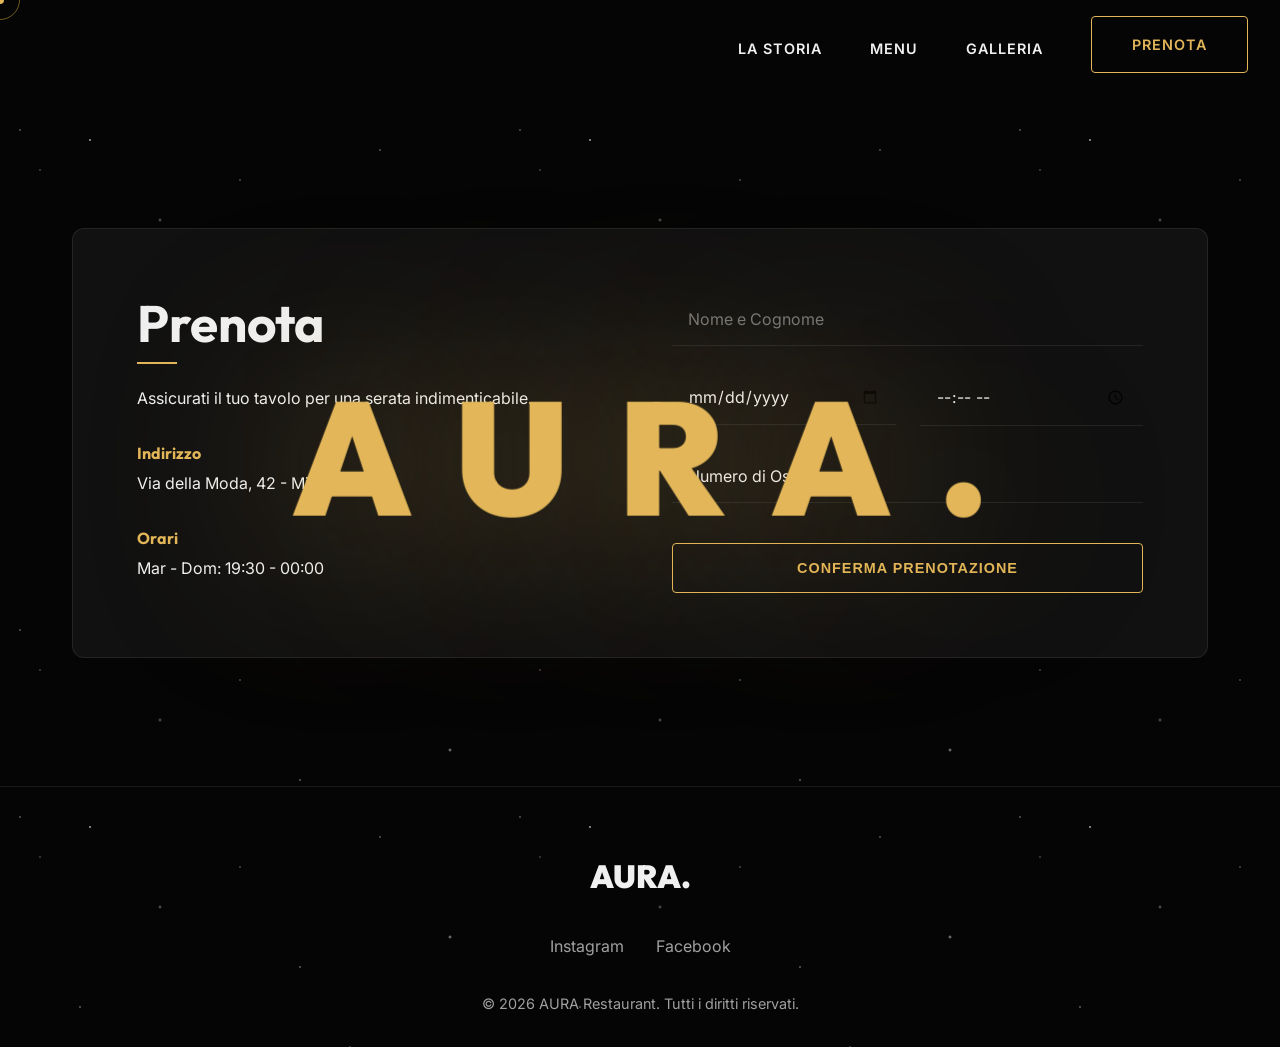
<file: contact.html>
<!DOCTYPE html>
<html lang="it">
<head>
    <meta charset="UTF-8">
    <meta name="viewport" content="width=device-width, initial-scale=1.0">
    <title>Prenota | AURA</title>
    <meta name="description" content="AURA - Prenota il tuo tavolo.">
    <link rel="stylesheet" href="style.css">
    <link rel="preconnect" href="https://fonts.googleapis.com">
    <link rel="preconnect" href="https://fonts.gstatic.com" crossorigin>
    <link href="https://fonts.googleapis.com/css2?family=Inter:wght@300;400;600;800&family=Outfit:wght@400;700;900&display=swap" rel="stylesheet">
</head>
<body>
    <div class="preloader">AURA.</div>
    <div id="cursor" class="custom-cursor"></div>
    <div id="cursor-follower" class="custom-cursor-follower"></div>

    <nav class="navbar scrolled" id="navbar">
        <div class="nav-container">
            <a href="index.html" class="logo">AURA.</a>
            <ul class="nav-links">
                <li><a href="index.html" class="nav-item">La Storia</a></li>
                <li><a href="menu.html" class="nav-item">Menu</a></li>
                <li><a href="gallery.html" class="nav-item">Galleria</a></li>
                <li><a href="contact.html" class="nav-item btn-primary">Prenota</a></li>
            </ul>
            <div class="hamburger">
                <span class="bar"></span>
                <span class="bar"></span>
            </div>
        </div>
    </nav>

    <main class="stack-container" style="padding-top: 100px;">
        <section id="contact" class="contact section stack-section">
            <div class="container">
                <div class="contact-wrapper scroll-reveal">
                    <div class="contact-info">
                        <h2 class="section-title scroll-reveal-text"><span class="text-inner">Prenota</span></h2>
                        <p>Assicurati il tuo tavolo per una serata indimenticabile.</p>
                        <div class="info-block">
                            <h4>Indirizzo</h4>
                            <p>Via della Moda, 42 - Milano</p>
                        </div>
                        <div class="info-block">
                            <h4>Orari</h4>
                            <p>Mar - Dom: 19:30 - 00:00</p>
                        </div>
                    </div>
                    <div class="contact-form">
                        <form id="reservation-form">
                            <div class="form-group">
                                <input type="text" id="name" required placeholder="Nome e Cognome">
                            </div>
                            <div class="form-row">
                                <div class="form-group">
                                    <input type="date" id="date" required>
                                </div>
                                <div class="form-group">
                                    <input type="time" id="time" required>
                                </div>
                            </div>
                            <div class="form-group">
                                <select id="guests" required>
                                    <option value="" disabled selected>Numero di Ospiti</option>
                                    <option value="1">1 Persona</option>
                                    <option value="2">2 Persone</option>
                                    <option value="3">3 Persone</option>
                                    <option value="4">4 Persone</option>
                                    <option value="5+">5+ Persone</option>
                                </select>
                            </div>
                            <button type="submit" class="btn-primary full-width">Conferma Prenotazione</button>
                        </form>
                    </div>
                </div>
            </div>
        </section>
    </main>

    <footer>
        <div class="container footer-content">
            <div class="footer-logo">AURA.</div>
            <div class="footer-social">
                <a href="#">Instagram</a>
                <a href="#">Facebook</a>
            </div>
            <div class="footer-copy">
                &copy; 2026 AURA Restaurant. Tutti i diritti riservati.
            </div>
        </div>
    </footer>

    <script src="script.js"></script>
</body>
</html>
</file>
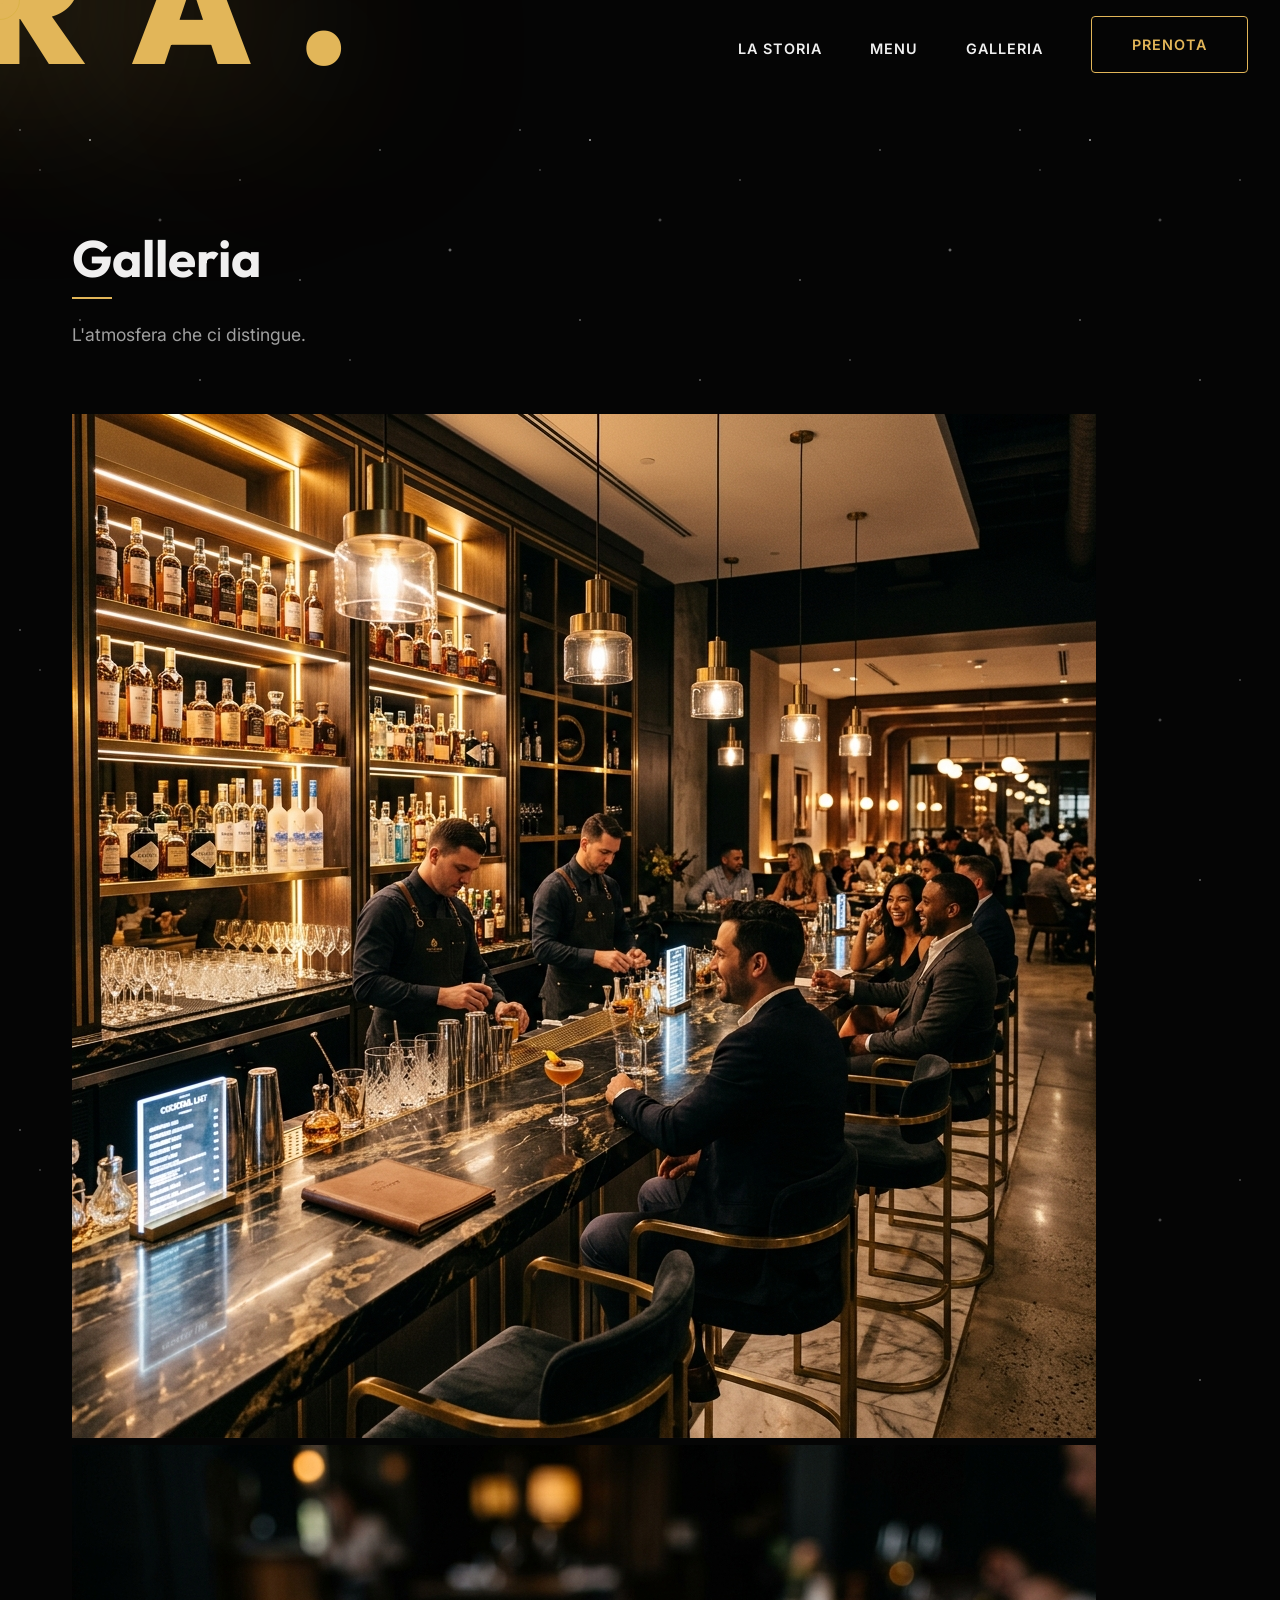
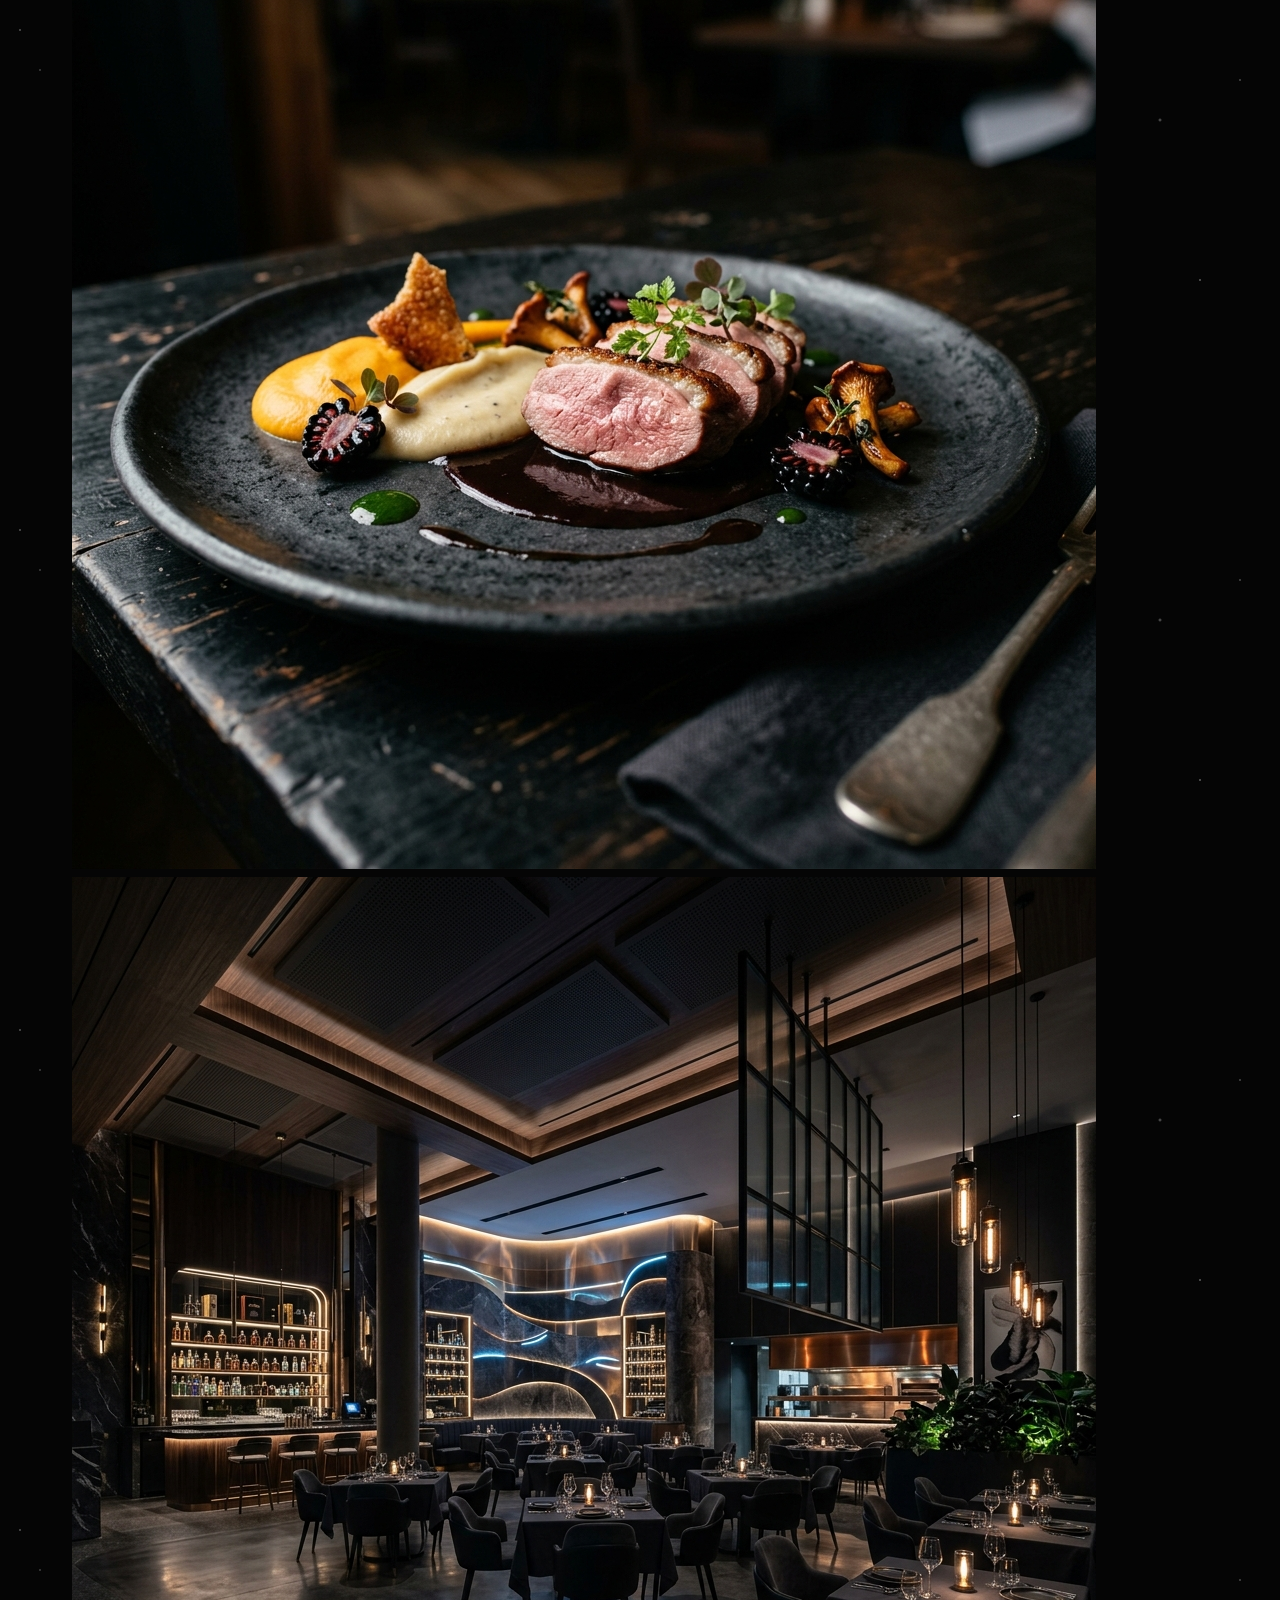
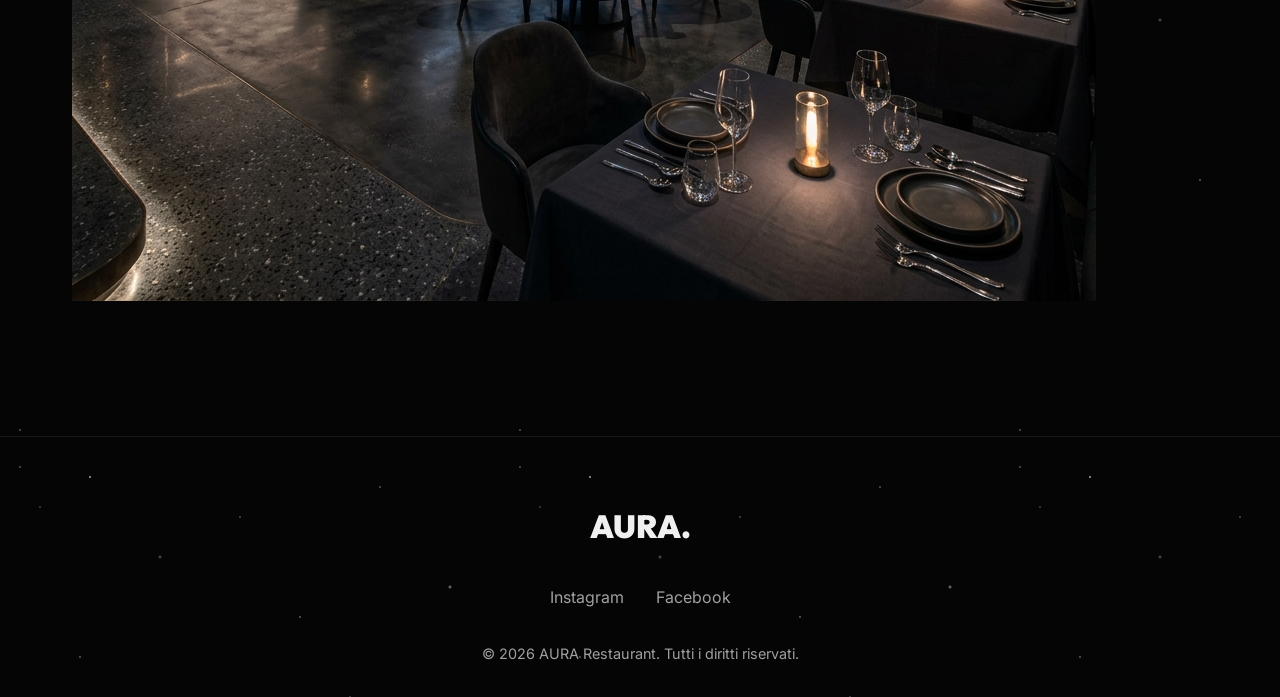
<file: gallery.html>
<!DOCTYPE html>
<html lang="it">
<head>
    <meta charset="UTF-8">
    <meta name="viewport" content="width=device-width, initial-scale=1.0">
    <title>Galleria | AURA</title>
    <meta name="description" content="AURA - Galleria.">
    <link rel="stylesheet" href="style.css">
    <link rel="preconnect" href="https://fonts.googleapis.com">
    <link rel="preconnect" href="https://fonts.gstatic.com" crossorigin>
    <link href="https://fonts.googleapis.com/css2?family=Inter:wght@300;400;600;800&family=Outfit:wght@400;700;900&display=swap" rel="stylesheet">
</head>
<body>
    <div class="preloader">AURA.</div>
    <div id="cursor" class="custom-cursor"></div>
    <div id="cursor-follower" class="custom-cursor-follower"></div>

    <nav class="navbar scrolled" id="navbar">
        <div class="nav-container">
            <a href="index.html" class="logo">AURA.</a>
            <ul class="nav-links">
                <li><a href="index.html" class="nav-item">La Storia</a></li>
                <li><a href="menu.html" class="nav-item">Menu</a></li>
                <li><a href="gallery.html" class="nav-item">Galleria</a></li>
                <li><a href="contact.html" class="nav-item btn-primary">Prenota</a></li>
            </ul>
            <div class="hamburger">
                <span class="bar"></span>
                <span class="bar"></span>
            </div>
        </div>
    </nav>

    <main class="stack-container" style="padding-top: 100px;">
        <section id="gallery" class="gallery section stack-section">
            <div class="container">
                <div class="section-header scroll-reveal">
                    <h2 class="section-title scroll-reveal-text"><span class="text-inner">Galleria</span></h2>
                    <p class="section-subtitle">L'atmosfera che ci distingue.</p>
                </div>
                <div class="gallery-grid">
                    <div class="gallery-item scroll-reveal"><img src="assets/gallery1.png" alt="Gallery Image 1" class="gallery-img"></div>
                    <div class="gallery-item scroll-reveal delay-1"><img src="assets/dish1.png" alt="Gallery Image 2" class="gallery-img"></div>
                    <div class="gallery-item scroll-reveal"><img src="assets/hero.png" alt="Gallery Image 3" class="gallery-img"></div>
                </div>
            </div>
        </section>
    </main>

    <footer>
        <div class="container footer-content">
            <div class="footer-logo">AURA.</div>
            <div class="footer-social">
                <a href="#">Instagram</a>
                <a href="#">Facebook</a>
            </div>
            <div class="footer-copy">
                &copy; 2026 AURA Restaurant. Tutti i diritti riservati.
            </div>
        </div>
    </footer>

    <script src="script.js"></script>
</body>
</html>
</file>
<file: style.css>
:root {
    --bg-color: #050505;
    --text-primary: #f0f0f0;
    --text-secondary: #a0a0a0;
    --accent: #E2B659; /* Premium Gold */
    --accent-hover: #F9D776;
    --card-bg: #111111;
    --border-color: rgba(255, 255, 255, 0.08);
    --nav-height: 80px;
    
    --font-heading: 'Outfit', sans-serif;
    --font-body: 'Inter', sans-serif;
    
    --transition-fast: 0.3s ease;
    --transition-slow: 0.8s cubic-bezier(0.16, 1, 0.3, 1);

    /* Starry Night Pattern */
    --starry-pattern: 
        radial-gradient(1px 1px at 20px 30px, rgba(255,255,255,0.8), rgba(0,0,0,0)),
        radial-gradient(1px 1px at 40px 70px, rgba(255,255,255,0.6), rgba(0,0,0,0)),
        radial-gradient(1.5px 1.5px at 90px 40px, rgba(255,255,255,0.9), rgba(0,0,0,0)),
        radial-gradient(2px 2px at 160px 120px, rgba(255,255,255,0.4), rgba(0,0,0,0)),
        radial-gradient(1px 1px at 240px 80px, rgba(255,255,255,0.7), rgba(0,0,0,0)),
        radial-gradient(1.5px 1.5px at 300px 180px, rgba(255,255,255,0.5), rgba(0,0,0,0)),
        radial-gradient(1px 1px at 380px 50px, rgba(255,255,255,0.8), rgba(0,0,0,0)),
        radial-gradient(2px 2px at 450px 150px, rgba(255,255,255,0.6), rgba(0,0,0,0)),
        radial-gradient(1px 1px at 80px 220px, rgba(255,255,255,0.9), rgba(0,0,0,0)),
        radial-gradient(1.5px 1.5px at 200px 280px, rgba(255,255,255,0.5), rgba(0,0,0,0)),
        radial-gradient(1px 1px at 350px 260px, rgba(255,255,255,0.7), rgba(0,0,0,0));
    --starry-size: 500px 500px;
    --starry-pos: 0 0;
}

* {
    margin: 0;
    padding: 0;
    box-sizing: border-box;
}

html {
    scroll-behavior: smooth;
    font-size: 16px;
}

body {
    background-color: var(--bg-color);
    color: var(--text-primary);
    font-family: var(--font-body);
    line-height: 1.6;
    cursor: none; /* Custom cursor */
}

html {
    scroll-behavior: smooth;
    font-size: 16px;
}

body.no-scroll {
    overflow: hidden;
}

/* Custom Cursor */
.custom-cursor {
    width: 8px;
    height: 8px;
    background-color: var(--accent);
    border-radius: 50%;
    position: fixed;
    pointer-events: none;
    z-index: 9999;
    transform: translate(-50%, -50%);
    transition: transform 0.1s ease;
}

.custom-cursor-follower {
    width: 40px;
    height: 40px;
    border: 1px solid rgba(212, 175, 55, 0.5);
    border-radius: 50%;
    position: fixed;
    pointer-events: none;
    z-index: 9998;
    transform: translate(-50%, -50%);
    transition: width 0.3s cubic-bezier(0.16, 1, 0.3, 1), height 0.3s cubic-bezier(0.16, 1, 0.3, 1), background-color 0.3s ease, border-radius 0.3s ease;
    display: flex;
    align-items: center;
    justify-content: center;
}

.custom-cursor-follower::after {
    content: attr(data-text);
    color: var(--bg-color);
    font-size: 0.8rem;
    font-weight: 800;
    font-family: var(--font-heading);
    opacity: 0;
    transition: opacity 0.3s ease;
}

body:hover .custom-cursor-follower.active {
    width: 60px;
    height: 60px;
    background-color: rgba(212, 175, 55, 0.1);
    border-color: var(--accent);
}

body:hover .custom-cursor-follower.view-mode {
    width: 80px;
    height: 80px;
    background-color: var(--accent);
    border-color: var(--accent);
}

body:hover .custom-cursor-follower.view-mode::after {
    opacity: 1;
}

/* Preloader */
.preloader {
    position: fixed;
    top: 0;
    left: 0;
    width: 100%;
    height: 100vh;
    background-color: var(--bg-color);
    z-index: 10000;
    display: flex;
    align-items: center;
    justify-content: center;
    font-family: var(--font-heading);
    font-size: 3rem;
    font-weight: 900;
    color: var(--accent);
    transition: transform 0.8s cubic-bezier(0.76, 0, 0.24, 1);
}

.preloader.hide {
    transform: translateY(-100%);
}

/* Marquee Section */
.marquee-section {
    padding: 3rem 0;
    background-color: var(--accent); /* the text is accent, wait, marquee has accent bg */
    background-image: var(--starry-pattern);
    background-size: var(--starry-size);
    background-position: var(--starry-pos);
    color: var(--bg-color);
    overflow: hidden;
    position: relative;
    z-index: 2;
}

.marquee-inner {
    display: flex;
    width: max-content;
    animation: marquee 20s linear infinite;
}

.marquee-inner span {
    font-size: 4rem;
    font-family: var(--font-heading);
    font-weight: 900;
    padding-right: 3rem;
    white-space: nowrap;
    text-transform: uppercase;
}

@keyframes marquee {
    0% { transform: translateX(0); }
    100% { transform: translateX(-50%); }
}

/* Typography */
h1, h2, h3, h4 {
    font-family: var(--font-heading);
    font-weight: 700;
    line-height: 1.2;
}

a {
    text-decoration: none;
    color: inherit;
}

.container {
    max-width: 1200px;
    margin: 0 auto;
    padding: 0 2rem;
}

.section {
    padding: 8rem 0;
    position: relative;
    background-color: var(--bg-color);
    background-image: var(--starry-pattern);
    background-size: var(--starry-size);
    background-position: var(--starry-pos);
    z-index: 2;
}

/* Buttons */
.btn-primary {
    display: inline-block;
    padding: 1rem 2.5rem;
    background-color: transparent;
    color: var(--accent);
    border: 1px solid var(--accent);
    border-radius: 4px;
    font-weight: 600;
    text-transform: uppercase;
    letter-spacing: 1px;
    font-size: 0.9rem;
    transition: color 0.3s ease, transform 0.5s cubic-bezier(0.16, 1, 0.3, 1);
    cursor: pointer;
    position: relative;
    overflow: hidden;
}

.btn-primary::before {
    content: '';
    position: absolute;
    top: 0;
    left: 0;
    width: 100%;
    height: 100%;
    background-color: var(--accent);
    transform: scaleX(0);
    transform-origin: right;
    transition: transform 0.4s cubic-bezier(0.16, 1, 0.3, 1);
    z-index: -1;
}

.btn-primary:hover {
    color: var(--bg-color);
}

.btn-primary:hover::before {
    transform: scaleX(1);
    transform-origin: left;
}

/* Navbar */
.navbar {
    position: fixed;
    top: 0;
    left: 0;
    width: 100%;
    padding: 1rem 0;
    z-index: 1000;
    transition: background-color 0.4s ease, padding 0.4s ease, backdrop-filter 0.4s ease, border-bottom 0.4s ease;
}

.navbar.scrolled {
    background-color: rgba(10, 10, 10, 0.4);
    backdrop-filter: blur(16px) saturate(180%);
    -webkit-backdrop-filter: blur(16px) saturate(180%);
    padding: 0.5rem 0;
    border-bottom: 1px solid rgba(255, 255, 255, 0.1);
}

.nav-container {
    max-width: 1400px;
    margin: 0 auto;
    padding: 0 2rem;
    display: flex;
    justify-content: space-between;
    align-items: center;
    height: 100%;
}

.logo {
    font-family: var(--font-heading);
    font-size: 2rem;
    font-weight: 900;
    letter-spacing: 0.3em;
    padding-left: 0.3em; /* Compensa il letter-spacing per un centro matematico perfetto */
    text-transform: uppercase;
    text-decoration: none;
    color: var(--text-primary);
    z-index: 2000;
    transition: none; 
    transform-origin: center center;
    will-change: transform, color, text-shadow;
    display: inline-block;
    -webkit-font-smoothing: antialiased;
    -moz-osx-font-smoothing: grayscale;
}

.nav-links {
    display: flex;
    list-style: none;
    gap: 3rem;
    align-items: center;
}

.nav-item {
    font-size: 0.9rem;
    text-transform: uppercase;
    letter-spacing: 1px;
    font-weight: 600;
    position: relative;
    display: inline-block;
    transition: transform 0.5s cubic-bezier(0.16, 1, 0.3, 1);
}

.nav-links a:not(.btn-primary)::after {
    content: '';
    position: absolute;
    bottom: -5px;
    left: 0;
    width: 100%;
    height: 1px;
    background-color: var(--accent);
    transform: scaleX(0);
    transform-origin: right;
    transition: transform 0.3s ease;
}

.nav-links a:not(.btn-primary):hover::after {
    transform: scaleX(1);
    transform-origin: left;
}

.hamburger {
    display: none;
    cursor: pointer;
}

/* Hero Section */
.hero {
    height: 100vh;
    position: relative;
    display: flex;
    align-items: center;
    justify-content: center;
    overflow: hidden;
}

.hero-video {
    position: fixed;
    top: 0;
    left: 0;
    width: 100%;
    height: 100vh;
    object-fit: cover;
    z-index: -2;
    transform: scale(1.1);
    transition: transform 10s ease-out;
}

.hero.loaded .hero-video {
    transform: scale(1);
}

.hero-bg {
    display: none; /* Hidden on desktop */
    position: fixed;
    top: 0;
    left: 0;
    width: 100%;
    height: 100vh;
    background-size: cover;
    background-position: center;
    z-index: -2;
    transform: scale(1.1);
    transition: transform 10s ease-out;
}

.hero.loaded .hero-bg {
    transform: scale(1);
}

.hero-overlay {
    position: fixed;
    top: 0;
    left: 0;
    width: 100%;
    height: 100vh;
    background: linear-gradient(to bottom, rgba(0,0,0,0.2) 0%, rgba(5,5,5,1) 95%);
    z-index: -1;
}

.hero-content {
    text-align: center;
    width: 100%;
    max-width: 1000px;
    padding: 0 2rem;
    z-index: 1;
    position: absolute;
    bottom: 15%;
    left: 50%;
    transform: translateX(-50%);
}

.hero-title {
    font-size: clamp(3rem, 7.5vw, 8rem);
    display: flex;
    flex-direction: column;
    margin-bottom: 1.5rem;
    line-height: 0.95;
    letter-spacing: -2px;
    text-transform: uppercase;
}

.title-line {
    display: block;
    opacity: 0;
    transform: translateY(60px);
    animation: fadeUp 1.2s cubic-bezier(0.16, 1, 0.3, 1) forwards;
}

.title-line:nth-child(2) {
    animation-delay: 0.15s;
}

.highlight {
    background: linear-gradient(90deg, var(--accent), var(--accent-hover));
    -webkit-background-clip: text;
    -webkit-text-fill-color: transparent;
    color: var(--accent);
}

.hero-subtitle {
    font-size: 1.2rem;
    color: var(--text-secondary);
    margin-bottom: 3rem;
    opacity: 0;
    transform: translateY(30px);
    animation: fadeUp 1.2s cubic-bezier(0.16, 1, 0.3, 1) forwards 0.3s;
}

.hero-btn {
    opacity: 0;
    animation: fadeUp 1.2s cubic-bezier(0.16, 1, 0.3, 1) forwards 0.45s;
}

.scroll-indicator {
    position: absolute;
    bottom: 40px;
    left: 50%;
    transform: translateX(-50%);
    opacity: 0;
    animation: fadeIn 1s ease forwards 1s;
}

.mouse {
    width: 26px;
    height: 40px;
    border: 2px solid var(--text-secondary);
    border-radius: 20px;
    position: relative;
}

.wheel {
    width: 4px;
    height: 6px;
    background: var(--text-secondary);
    border-radius: 2px;
    position: absolute;
    top: 8px;
    left: 50%;
    transform: translateX(-50%);
    animation: scroll 1.5s infinite;
}

/* Elegant Divider */
.elegant-divider {
    display: flex;
    flex-direction: column;
    align-items: center;
    padding: 10vh 0 2vh;
    background-color: var(--bg-color);
    position: relative;
    z-index: 10;
}

.vertical-line {
    width: 1px;
    height: 100px;
    background: linear-gradient(to bottom, transparent, var(--accent));
}

.diamond {
    width: 8px;
    height: 8px;
    background-color: var(--accent);
    transform: rotate(45deg);
    margin-top: 5px;
    box-shadow: 0 0 10px var(--accent);
}

/* About Section */
.about-grid {
    display: grid;
    grid-template-columns: 1fr 1fr;
    gap: 4rem;
    align-items: center;
}

.section-title {
    font-size: clamp(2rem, 4vw, 3.5rem);
    margin-bottom: 2rem;
    position: relative;
    display: inline-block;
}

.section-title::after {
    content: '';
    position: absolute;
    bottom: -10px;
    left: 0;
    width: 40px;
    height: 2px;
    background-color: var(--accent);
}

.about-text p {
    color: var(--text-secondary);
    font-size: 1.1rem;
    margin-bottom: 1.5rem;
}

.about-image {
    position: relative;
}

.image-box {
    width: 100%;
    padding-bottom: 120%; /* Aspect ratio */
    border-radius: 4px;
    overflow: hidden;
    position: relative;
    transition: transform 0.6s cubic-bezier(0.16, 1, 0.3, 1), box-shadow 0.6s cubic-bezier(0.16, 1, 0.3, 1);
    transform-style: preserve-3d;
}

.image-box img {
    position: absolute;
    top: -10%; /* Give extra room for parallax */
    left: -10%;
    width: 120%;
    height: 120%;
    object-fit: cover;
    transform: translateY(var(--parallax-y, 0px)) scale(1.1);
    transition: transform 0.2s linear; /* Fast for parallax */
}

/* Menu Section */
.section-subtitle {
    color: var(--text-secondary);
    font-size: 1.1rem;
    margin-bottom: 4rem;
}

/* Menu Pinned Scroll Section */
.menu-pinned-section {
    height: 600vh; /* Aumentato per rendere il sito più lungo e lo scroll più controllato */
    position: relative;
    background-color: var(--bg-color);
    background-image: var(--starry-pattern);
    background-size: var(--starry-size);
    background-position: var(--starry-pos);
    z-index: 2;
}

.menu-sticky-container {
    position: sticky;
    top: 0;
    height: 100vh;
    width: 100%;
    overflow: hidden;
    display: flex;
    flex-direction: column;
    justify-content: center;
    align-items: flex-start; /* FONDAMENTALE: Fa partire il carosello dal margine sinistro! */
}

.menu-header {
    position: absolute;
    top: 8vh; /* Alzato verso l'alto */
    left: 0;
    width: 100%;
    text-align: center;
    z-index: 10;
}

.menu-horizontal-wrapper {
    display: flex;
    gap: 20vw;
    padding: 0 10vw;
    align-items: center;
    height: 65vh; /* Ridotto per non toccare il titolo */
    margin-top: 25vh; /* Spinto in basso per lasciare spazio al titolo "I Nostri Piatti" */
    will-change: transform;
    width: max-content;
}

.menu-card {
    width: 80vw; /* Riquadri larghissimi, esatti 80% dello schermo */
    max-width: none; /* Rimosso limite massimo per evitare che schermi grandi ne vedano due */
    height: 100%;
    flex-shrink: 0;
    display: flex;
    flex-direction: column;
    justify-content: flex-start;
    padding: 0; /* Padding rimosso dal contenitore per permettere all'immagine di riempirlo */
    position: relative;
    border-radius: 12px;
    background-color: var(--bg-color); /* Sfondo solido per il testo */
    border: 1px solid var(--border-color);
    transition: transform 0.6s cubic-bezier(0.16, 1, 0.3, 1), box-shadow 0.6s cubic-bezier(0.16, 1, 0.3, 1);
    transform-style: preserve-3d;
    overflow: hidden;
}

.card-img-box {
    position: relative;
    width: 100%;
    flex: 1; /* L'immagine prende tutto lo spazio rimanente */
    overflow: hidden;
    z-index: 0;
}

.card-img-box img {
    width: 100%;
    height: 100%;
    object-fit: cover;
    transition: transform 0.8s cubic-bezier(0.16, 1, 0.3, 1);
}

.menu-card:hover .card-img-box img {
    transform: scale(1.08); /* Effetto zoom più pronunciato al passaggio del mouse */
}

.menu-card .bento-content {
    position: relative;
    z-index: 2;
    padding: 2.5rem;
    background-color: var(--card-bg); /* Il testo ha il suo blocco scuro sotto l'immagine */
    transform: translateZ(30px); /* Leggero effetto 3D sul blocco di testo */
    border-top: 1px solid var(--border-color);
}

.menu-card .dish-title {
    font-size: 2.5rem;
    color: white;
    font-family: var(--font-heading);
    font-weight: 900;
    text-transform: uppercase;
    line-height: 1.1;
    margin-bottom: 0.5rem;
}

.menu-card .dish-desc {
    font-size: 1.1rem;
    color: var(--text-color);
    margin-bottom: 1.5rem;
}

.menu-card .price {
    font-size: 1.8rem;
    color: var(--accent);
    font-weight: 800;
    display: inline-block;
}

/* Team Vertical Stack Section */
.team-stack-section {
    position: relative;
    background-color: var(--bg-color);
    background-image: var(--starry-pattern);
    background-size: var(--starry-size);
    background-position: var(--starry-pos);
    z-index: 2;
    padding: 20vh 0 20vh 0; /* Compromesso per scorrere un po' */
}

.team-stack-container {
    max-width: 1400px;
    margin: 0 auto;
    padding: 0 2rem;
    position: relative;
}

.team-stack-container .team-header {
    position: sticky;
    top: 12vh; /* Sotto la navbar, perfettamente visibile */
    width: 100%;
    text-align: center;
    z-index: 10;
    margin-bottom: 10vh;
}

.team-stack-wrapper {
    display: flex;
    flex-direction: column;
    align-items: center;
    gap: 70vh; 
    padding-bottom: 0; 
}

.team-card {
    position: sticky;
    top: 25vh; /* Le carte si fermano e si impilano qui */
    width: 80vw;
    max-width: 900px;
    height: 65vh;
    display: flex;
    flex-direction: column;
    justify-content: flex-start;
    padding: 0; 
    border-radius: 12px;
    background-color: var(--bg-color); 
    border: 1px solid var(--border-color);
    transition: transform 0.6s cubic-bezier(0.16, 1, 0.3, 1), box-shadow 0.6s cubic-bezier(0.16, 1, 0.3, 1);
    transform-style: preserve-3d;
    overflow: hidden;
    box-shadow: 0 -20px 40px rgba(0,0,0,0.8); /* Ombra dinamica per distaccare le carte impilate */
}

.team-card:nth-child(1) { top: 26vh; z-index: 1; }
.team-card:nth-child(2) { top: 29vh; z-index: 2; transform: scale(0.98); }
.team-card:nth-child(3) { top: 32vh; z-index: 3; transform: scale(0.96); }

.team-card:hover {
    transform: translateY(-5px) scale(1) !important; /* Forza l'effetto hover sopra le scale statiche */
}

.team-card .card-img-box {
    position: relative;
    width: 100%;
    flex: 1;
    overflow: hidden;
    z-index: 0;
}

.team-card .card-img-box img {
    position: absolute;
    top: 0;
    left: 0;
    width: 100%;
    height: 100%;
    object-fit: cover;
    filter: grayscale(80%) contrast(1.1);
    transition: filter 0.4s ease, transform 0.6s ease;
}

.team-card:hover .card-img-box img {
    filter: grayscale(0%) contrast(1);
    transform: scale(1.05);
}

.team-card .bento-content {
    position: relative;
    z-index: 2;
    padding: 2.5rem;
    background-color: var(--card-bg); 
    transform: translateZ(30px); 
    border-top: 1px solid var(--border-color);
}

.member-name {
    font-family: var(--font-heading);
    font-size: 2.2rem;
    color: white;
    margin-bottom: 0.5rem;
}

.member-role {
    color: var(--accent);
    font-size: 1.1rem;
    font-weight: 600;
    text-transform: uppercase;
    letter-spacing: 2px;
}

/* Full Menu Page */
.page-inner {
    padding-top: var(--nav-height);
}

.menu-page-header {
    text-align: center;
    margin-bottom: 6rem;
    padding-top: 4rem;
}

.menu-categories {
    max-width: 900px;
    margin: 0 auto;
}

.menu-category {
    margin-bottom: 5rem;
}

.category-title {
    font-size: 3rem;
    color: var(--accent);
    text-align: center;
    margin-bottom: 3rem;
    position: relative;
    padding-bottom: 1rem;
}

.category-title::after {
    content: '';
    position: absolute;
    bottom: 0;
    left: 50%;
    transform: translateX(-50%);
    width: 60px;
    height: 2px;
    background-color: var(--border-color);
}

.menu-list {
    list-style: none;
}

.menu-item {
    margin-bottom: 2rem;
}

.item-header {
    display: flex;
    align-items: baseline;
    margin-bottom: 0.5rem;
}

.item-name {
    font-size: 1.5rem;
    color: white;
    font-family: var(--font-heading);
    margin: 0;
    white-space: nowrap;
}

.item-dots {
    flex-grow: 1;
    border-bottom: 1px dotted var(--text-secondary);
    margin: 0 1rem;
    position: relative;
    top: -5px;
    opacity: 0.5;
}

.item-price {
    font-size: 1.5rem;
    color: var(--accent);
    font-family: var(--font-heading);
    font-weight: 700;
}

.item-desc {
    color: var(--text-secondary);
    font-size: 1rem;
    max-width: 80%;
}

/* Contact */
.contact-wrapper {
    display: grid;
    grid-template-columns: 1fr 1fr;
    gap: 4rem;
    background-color: var(--card-bg);
    padding: 4rem;
    border-radius: 12px;
    border: 1px solid var(--border-color);
}

.info-block {
    margin-top: 2rem;
}

.info-block h4 {
    color: var(--accent);
    margin-bottom: 0.5rem;
}

.map-link {
    display: block;
    margin-top: 2rem;
    border-radius: 8px;
    overflow: hidden;
    filter: grayscale(100%) invert(90%);
    transition: transform 0.4s cubic-bezier(0.16, 1, 0.3, 1), filter 0.4s ease;
    cursor: pointer;
    box-shadow: 0 4px 20px rgba(0,0,0,0.5);
}

.map-link:hover {
    transform: scale(1.03);
    filter: grayscale(20%) invert(10%);
}

.contact-form .form-group {
    margin-bottom: 1.5rem;
}

.form-row {
    display: flex;
    gap: 1.5rem;
}

.form-row .form-group {
    flex: 1;
}

input, select {
    width: 100%;
    padding: 1rem;
    background-color: transparent;
    border: none;
    border-bottom: 1px solid var(--border-color);
    color: var(--text-primary);
    font-family: var(--font-body);
    font-size: 1rem;
    transition: border-color 0.3s ease;
    border-radius: 0; /* Fix iOS */
    -webkit-appearance: none; /* Fix iOS select/inputs */
    appearance: none;
}

input:focus, select:focus {
    outline: none;
    border-bottom-color: var(--accent);
}

input[type="date"], input[type="time"], select {
    cursor: pointer;
    color-scheme: dark; 
}

/* Fix iOS date/time placeholder issue */
input[type="date"]::-webkit-date-and-time-value,
input[type="time"]::-webkit-date-and-time-value {
    color: var(--text-primary);
    text-align: left;
}

input[type="date"]::-webkit-calendar-picker-indicator,
input[type="time"]::-webkit-calendar-picker-indicator {
    filter: invert(1);
    opacity: 0.8;
    cursor: pointer;
}

select option {
    background-color: #111111; 
    color: #f0f0f0;
}

.full-width {
    width: 100%;
    margin-top: 1rem;
}

/* Footer */
footer {
    border-top: 1px solid var(--border-color);
    padding: 4rem 0 2rem;
    text-align: center;
    position: relative;
    z-index: 2;
    background-color: var(--bg-color);
    background-image: var(--starry-pattern);
    background-size: var(--starry-size);
    background-position: var(--starry-pos);
}

.footer-logo {
    font-family: var(--font-heading);
    font-size: 2rem;
    font-weight: 900;
    margin-bottom: 2rem;
}

.footer-social {
    display: flex;
    justify-content: center;
    gap: 2rem;
    margin-bottom: 2rem;
}

.footer-social a {
    color: var(--text-secondary);
    transition: color 0.3s ease;
}

.footer-social a:hover {
    color: var(--accent);
}

.footer-copy {
    color: var(--text-secondary);
    font-size: 0.9rem;
}

/* Animations */
@keyframes fadeUp {
    from {
        opacity: 0;
        transform: translateY(60px);
    }
    to {
        opacity: 1;
        transform: translateY(0);
    }
}

@keyframes fadeIn {
    from { opacity: 0; }
    to { opacity: 1; }
}

@keyframes scroll {
    0% { transform: translate(-50%, 0); opacity: 1; }
    100% { transform: translate(-50%, 15px); opacity: 0; }
}

/* Scroll Reveal (Fade & Slide) */
.scroll-reveal {
    opacity: 0;
    transform: translateY(60px);
    transition: opacity 1.2s cubic-bezier(0.16, 1, 0.3, 1), transform 1.2s cubic-bezier(0.16, 1, 0.3, 1);
}

.scroll-reveal.visible {
    opacity: 1;
    transform: translateY(0);
}

/* Text Mask Reveal (Lando Norris style) */
.scroll-reveal-text {
    display: inline-block;
    vertical-align: top;
}

.word-mask {
    overflow: hidden;
    display: inline-block;
    vertical-align: top;
    margin-right: 0.25em; /* Space between words */
}

.word-inner {
    display: inline-block;
    transform: translateY(110%) rotate(4deg);
    transform-origin: left bottom;
    transition: transform 1.2s cubic-bezier(0.16, 1, 0.3, 1);
}

.scroll-reveal-text.visible .word-inner {
    transform: translateY(0) rotate(0deg);
}

/* Lightbox */
.lightbox {
    position: fixed;
    top: 0;
    left: 0;
    width: 100%;
    height: 100vh;
    background-color: rgba(5, 5, 5, 0.95);
    z-index: 100000;
    display: flex;
    justify-content: center;
    align-items: center;
    opacity: 0;
    pointer-events: none;
    transition: opacity 0.4s ease;
}

.lightbox.active {
    opacity: 1;
    pointer-events: auto;
}

.lightbox img {
    max-width: 90%;
    max-height: 90vh;
    object-fit: contain;
    transform: scale(0.9);
    transition: transform 0.4s cubic-bezier(0.16, 1, 0.3, 1);
    box-shadow: 0 20px 50px rgba(0,0,0,0.8);
    border-radius: 4px;
}

.lightbox.active img {
    transform: scale(1);
}

.lightbox-close {
    position: absolute;
    top: 30px;
    right: 40px;
    font-size: 4rem;
    color: var(--accent);
    cursor: pointer;
    font-family: var(--font-heading);
    transition: color 0.3s ease;
    line-height: 1;
}

.lightbox-close:hover {
    color: white;
}

/* Image Scale Reveal */
.scroll-reveal-scale {
    opacity: 0;
    transform: scale(1.05) translateY(40px);
    transition: opacity 1.4s cubic-bezier(0.16, 1, 0.3, 1), transform 1.4s cubic-bezier(0.16, 1, 0.3, 1);
}

.scroll-reveal-scale.visible {
    opacity: 1;
    transform: scale(1) translateY(0);
}

.delay-1 { transition-delay: 0.15s; }
.delay-2 { transition-delay: 0.3s; }
.delay-3 { transition-delay: 0.45s; }

/* Responsive Design */
@media (max-width: 992px) {
    .about-grid, .contact-wrapper {
        grid-template-columns: 1fr;
    }
    
    .menu-bento-grid {
        grid-template-columns: repeat(2, 1fr);
    }
    
    .bento-item.large {
        grid-column: span 2;
        grid-row: span 1;
    }
}

@media (max-width: 768px) {
    .nav-links {
        position: fixed;
        top: 0;
        right: -100%;
        width: 100%;
        height: 100vh;
        background-color: var(--bg-color);
        flex-direction: column;
        justify-content: center;
        transition: right 0.4s ease;
        z-index: 2001;
    }
    
    .nav-links.active {
        right: 0;
    }
    
    .hero-video {
        display: none !important;
    }
    
    .hero-bg {
        display: block !important;
    }
    
    .hamburger {
        display: flex;
        flex-direction: column;
        gap: 6px;
        z-index: 4002;
    }
    
    .bar {
        width: 25px;
        height: 2px;
        background-color: var(--text-primary);
        transition: 0.3s ease;
    }
    
    .hamburger.active .bar:nth-child(1) {
        transform: translateY(8px) rotate(45deg);
    }
    
    .hamburger.active .bar:nth-child(2) {
        transform: translateY(-8px) rotate(-45deg);
    }

    .team-stack-section {
        padding: 18vh 0 10vh 0;
    }
    
    .team-stack-container .team-header {
        position: sticky;
        top: 10vh;
        margin-bottom: 5vh;
        z-index: 10;
    }
    
    .team-stack-wrapper {
        gap: 60vh;
        padding-bottom: 0; 
    }
    
    .team-card {
        width: 90vw;
        height: 55vh;
    }
    
    .team-card:nth-child(1) { top: 25vh; }
    .team-card:nth-child(2) { top: 27vh; }
    .team-card:nth-child(3) { top: 29vh; }
    
    .category-title {
        font-size: 2.2rem;
    }
    
    .item-header {
        flex-direction: column;
        align-items: flex-start;
    }
    
    .item-dots {
        display: none;
    }
    
    .item-price {
        margin-top: 0.5rem;
    }
    
    .item-desc {
        max-width: 100%;
    }
    
    .contact-wrapper {
        padding: 2rem;
    }
    
    .form-row {
        flex-direction: column;
        gap: 0;
    }
    
    .custom-cursor, .custom-cursor-follower {
        display: none; /* Hide custom cursor on mobile */
    }
    
    body {
        cursor: auto;
    }
    
    body.no-scroll {
        overflow: hidden;
    }
    
    .menu-pinned-section {
        height: 400vh;
    }
    
    .nav-item {
        font-size: 1.5rem;
    }
    
    .marquee-inner span {
        font-size: 2.5rem;
        padding-right: 2rem;
    }
    
    .section {
        padding: 5rem 0;
    }
    
    .section-title {
        font-size: 2.5rem;
    }
    
    .gallery-item {
        padding-bottom: 100%;
    }
    
    /* Disattiva completamente il parallasse su mobile per evitare bug visivi */
    .gallery-item img, .image-box img {
        transform: none !important;
        top: 0;
        left: 0;
        width: 100%;
        height: 100%;
    }
    
    .menu-card .bento-content {
        padding: 1.5rem;
    }
    
    .menu-card .dish-title {
        font-size: 1.8rem;
    }
    
    .menu-card .price {
        font-size: 1.4rem;
    }
    
    .menu-header {
        position: relative;
        top: auto;
        padding-top: 2rem;
        margin-bottom: 2rem;
    }
    
    .section-subtitle {
        margin-bottom: 1rem;
    }
    
    .menu-horizontal-wrapper {
        margin-top: 0;
        height: 60vh;
    }
}

/* Helmet Gallery Style Dishes Grid */
.dishes-grid {
    display: grid;
    grid-template-columns: repeat(2, 1fr);
    gap: 40px;
    margin-top: 60px;
    max-width: 1100px;
    margin-left: auto;
    margin-right: auto;
    padding: 0 20px;
    align-items: start; /* Allows uneven column scrolling later */
}

/* Offset the second column to create a masonry look */
@media (min-width: 769px) {
    .dishes-grid .dish-item:nth-child(even) {
        margin-top: 120px;
    }
}

.dish-item {
    position: relative;
    width: 100%;
}

.dish-card {
    position: relative;
    width: 100%;
    aspect-ratio: 1 / 1.05;
    background-color: #111111;
    clip-path: polygon(0 0, 100% 0, 100% 85%, 70% 85%, 65% 100%, 0 100%);
    overflow: hidden;
    cursor: pointer;
    /* initial state for JS */
    transform: perspective(900px) rotateX(0) rotateY(0) scale(1);
    transform-style: preserve-3d;
    will-change: transform;
}

.dish-border-svg {
    position: absolute;
    top: 0; left: 0; width: 100%; height: 100%;
    pointer-events: none;
    fill: none;
    stroke: rgba(255, 255, 255, 0.2);
    stroke-width: 2px;
    vector-effect: non-scaling-stroke;
    z-index: 5;
    transition: stroke 0.3s ease;
}

.dish-card:hover .dish-border-svg {
    stroke: rgba(255, 255, 255, 0.5);
}

.dish-img {
    width: 100%;
    height: 100%;
    object-fit: cover;
    pointer-events: none;
    transition: transform 0.5s cubic-bezier(0.25, 0.46, 0.45, 0.94);
    will-change: transform;
    opacity: 0.8; /* Slight dim when no image or dark image */
}

.dish-card:hover .dish-img {
    opacity: 1;
}

/* Info positioned in the cutout space */
.dish-info {
    position: absolute;
    bottom: 0;
    right: 0;
    width: 40%;
    height: 15%;
    display: flex;
    flex-direction: column;
    justify-content: center;
    align-items: flex-end;
    padding-right: 10px;
    padding-bottom: 5px;
    pointer-events: none;
}

.dish-name {
    color: #fff;
    font-size: 14px;
    font-family: var(--font-body);
    font-weight: 500;
    margin-bottom: 2px;
    text-align: right;
}

.dish-price {
    color: var(--accent); /* Premium Gold */
    font-size: 15px;
    font-family: var(--font-heading);
    font-weight: 700;
}

@media (max-width: 768px) {
    .dishes-grid {
        grid-template-columns: 1fr;
        gap: 30px;
    }
    .dishes-grid .dish-item:nth-child(even) {
        margin-top: 0;
    }
}

/* Ingredients Overlay (Click Interaction) */
.dish-ingredients-overlay {
    position: absolute;
    top: 0; left: 0; width: 100%; height: 100%;
    background-color: rgba(10, 10, 10, 0.85);
    backdrop-filter: blur(8px);
    display: flex;
    flex-direction: column;
    justify-content: center;
    align-items: center;
    padding: 30px;
    text-align: center;
    opacity: 0;
    visibility: hidden;
    transform: translateY(20px);
    transition: all 0.5s cubic-bezier(0.16, 1, 0.3, 1);
    z-index: 10;
}

.dish-item.show-ingredients .dish-ingredients-overlay {
    opacity: 1;
    visibility: visible;
    transform: translateY(0);
}

.dish-item.show-ingredients .dish-img {
    filter: blur(4px) brightness(0.3);
    transform: scale(1.1);
}

.dish-ingredients-overlay h4 {
    color: var(--accent);
    font-size: 14px;
    font-family: var(--font-heading);
    text-transform: uppercase;
    letter-spacing: 2px;
    margin-bottom: 12px;
}

.dish-ingredients-overlay p {
    color: #fff;
    font-size: 16px;
    line-height: 1.6;
    font-weight: 300;
}
</file>
